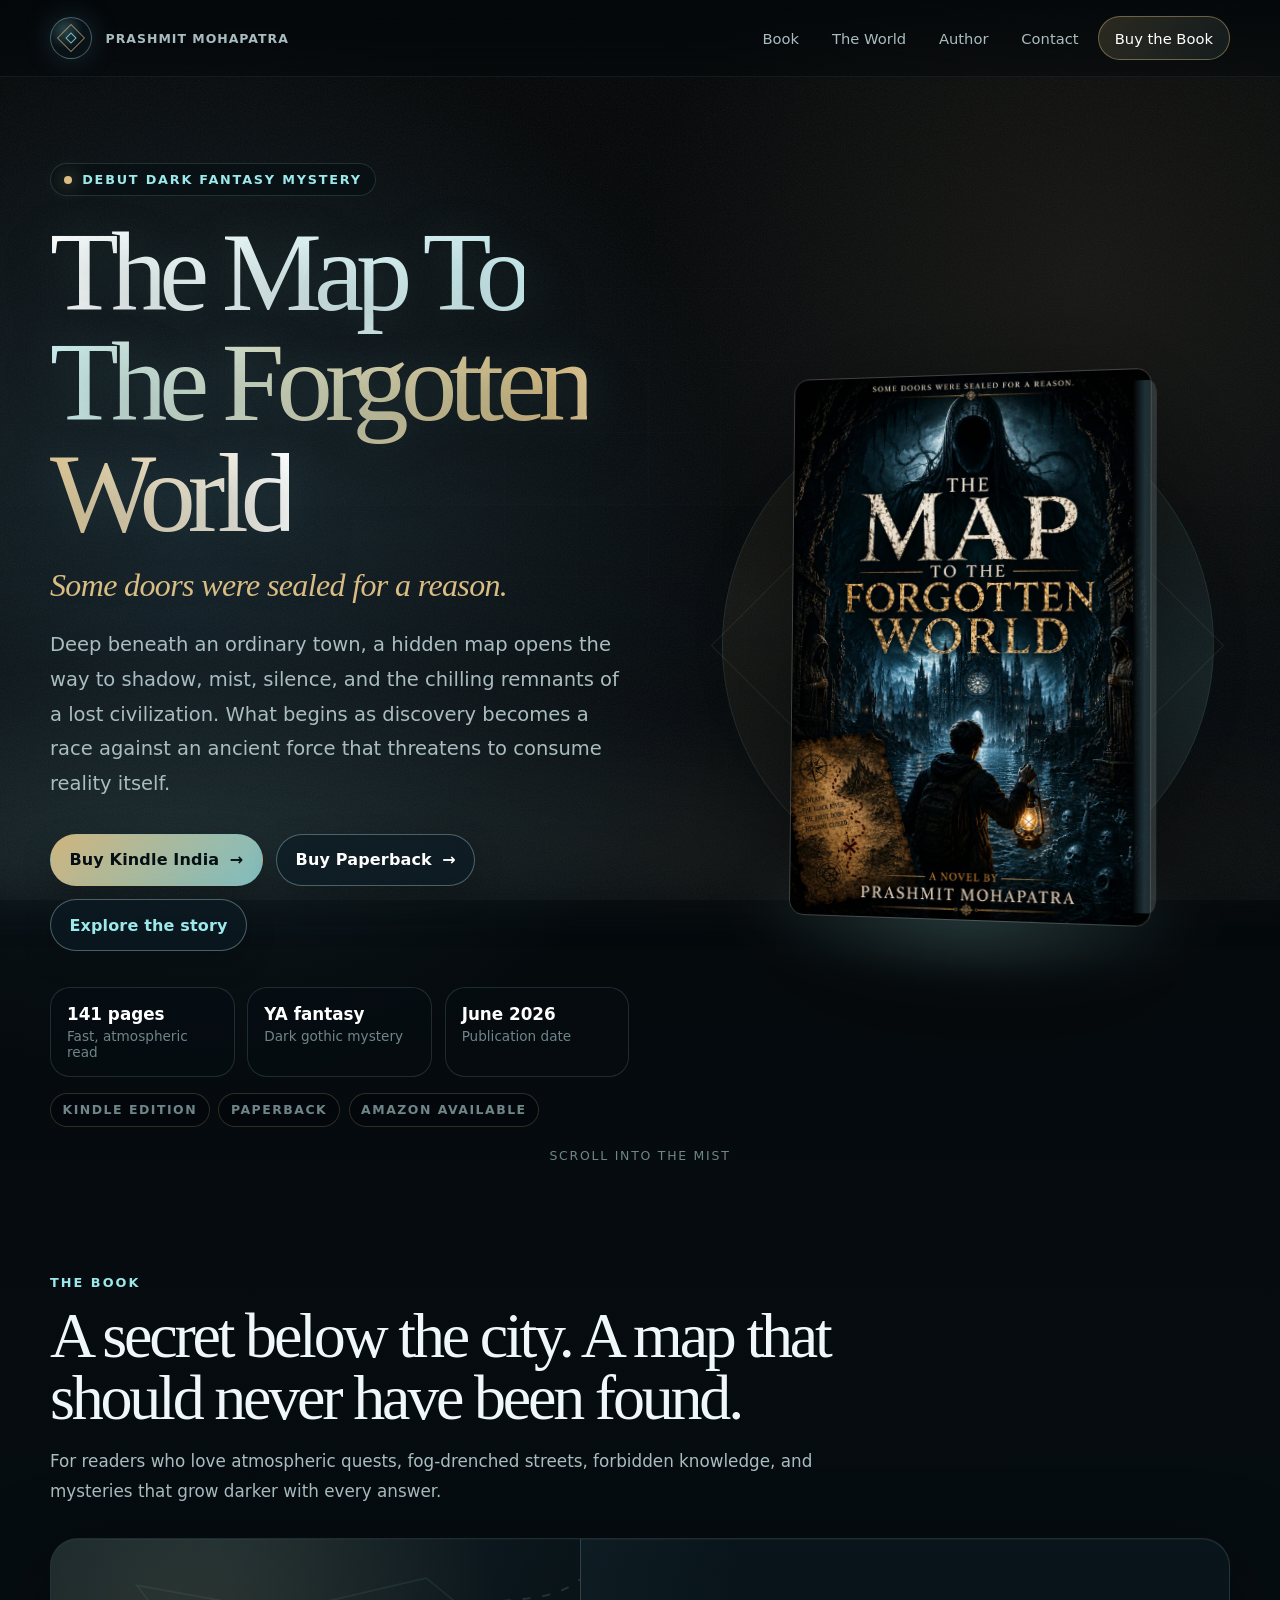
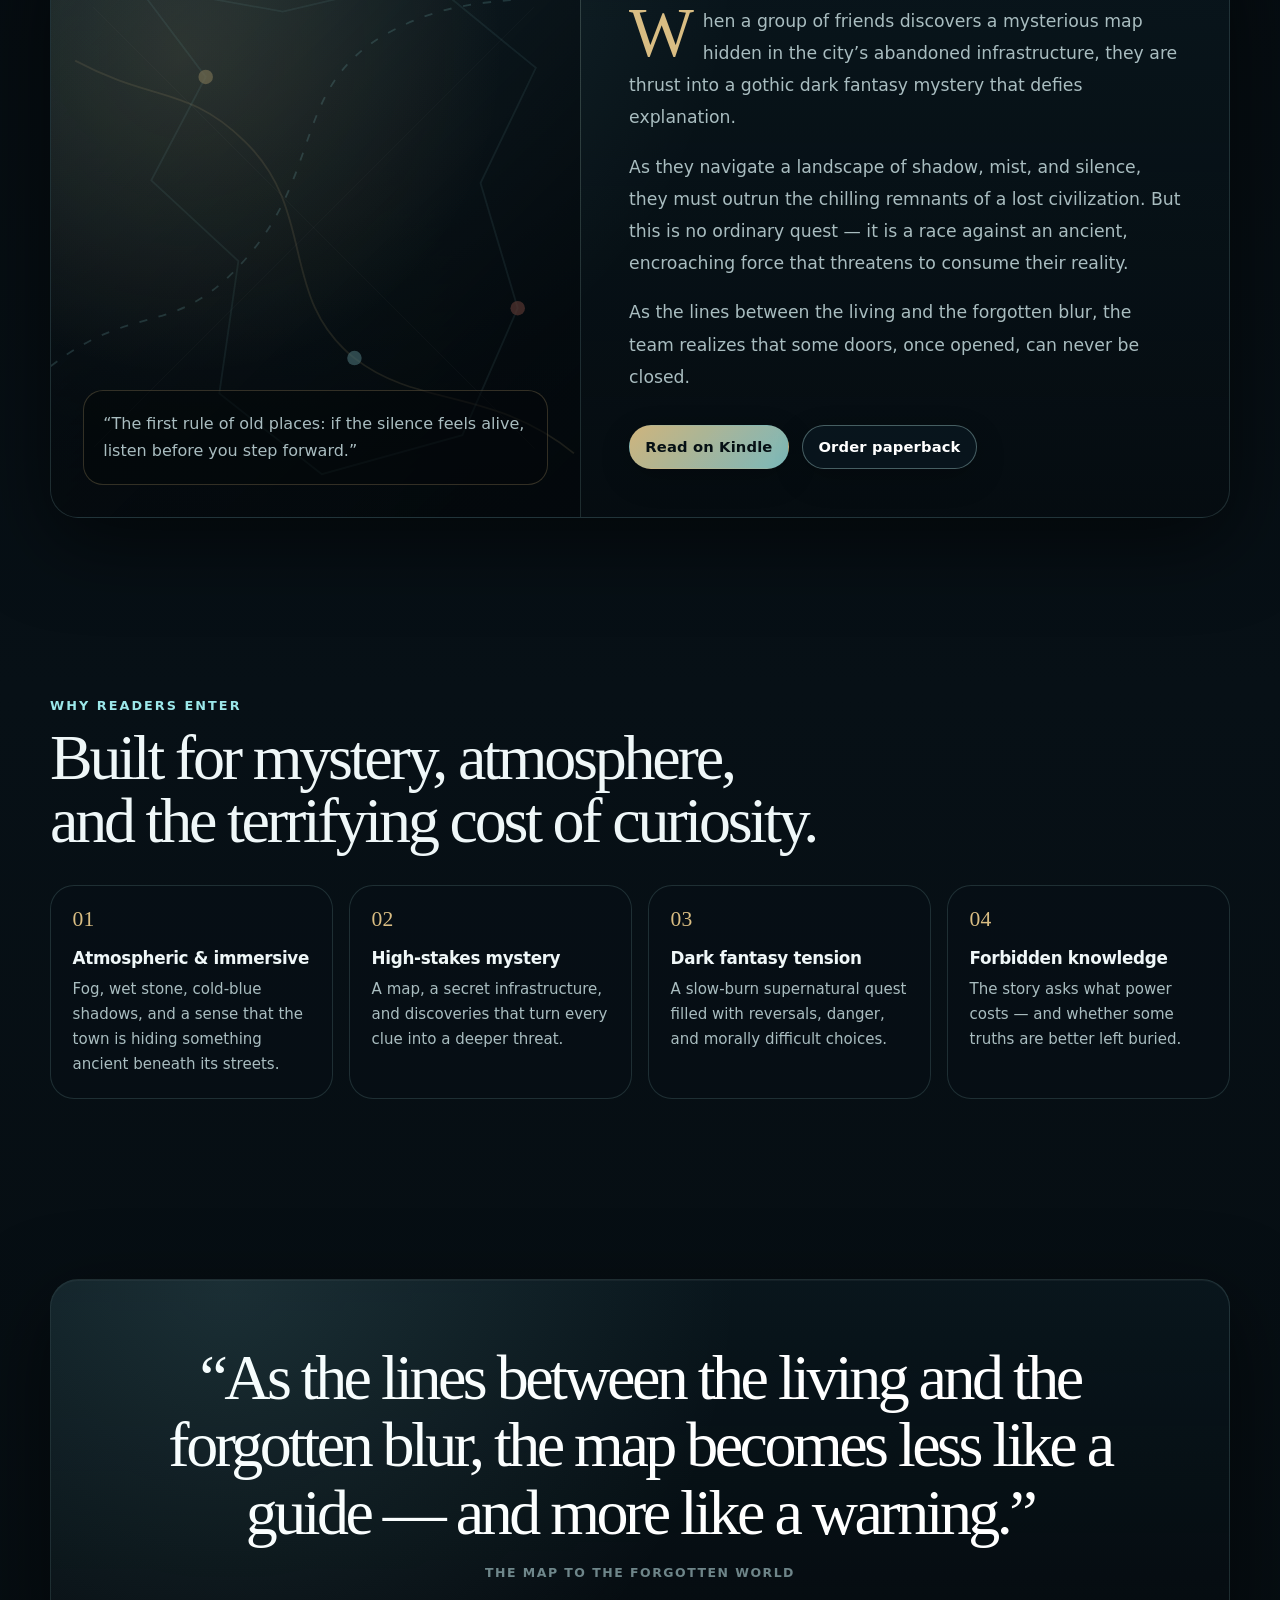
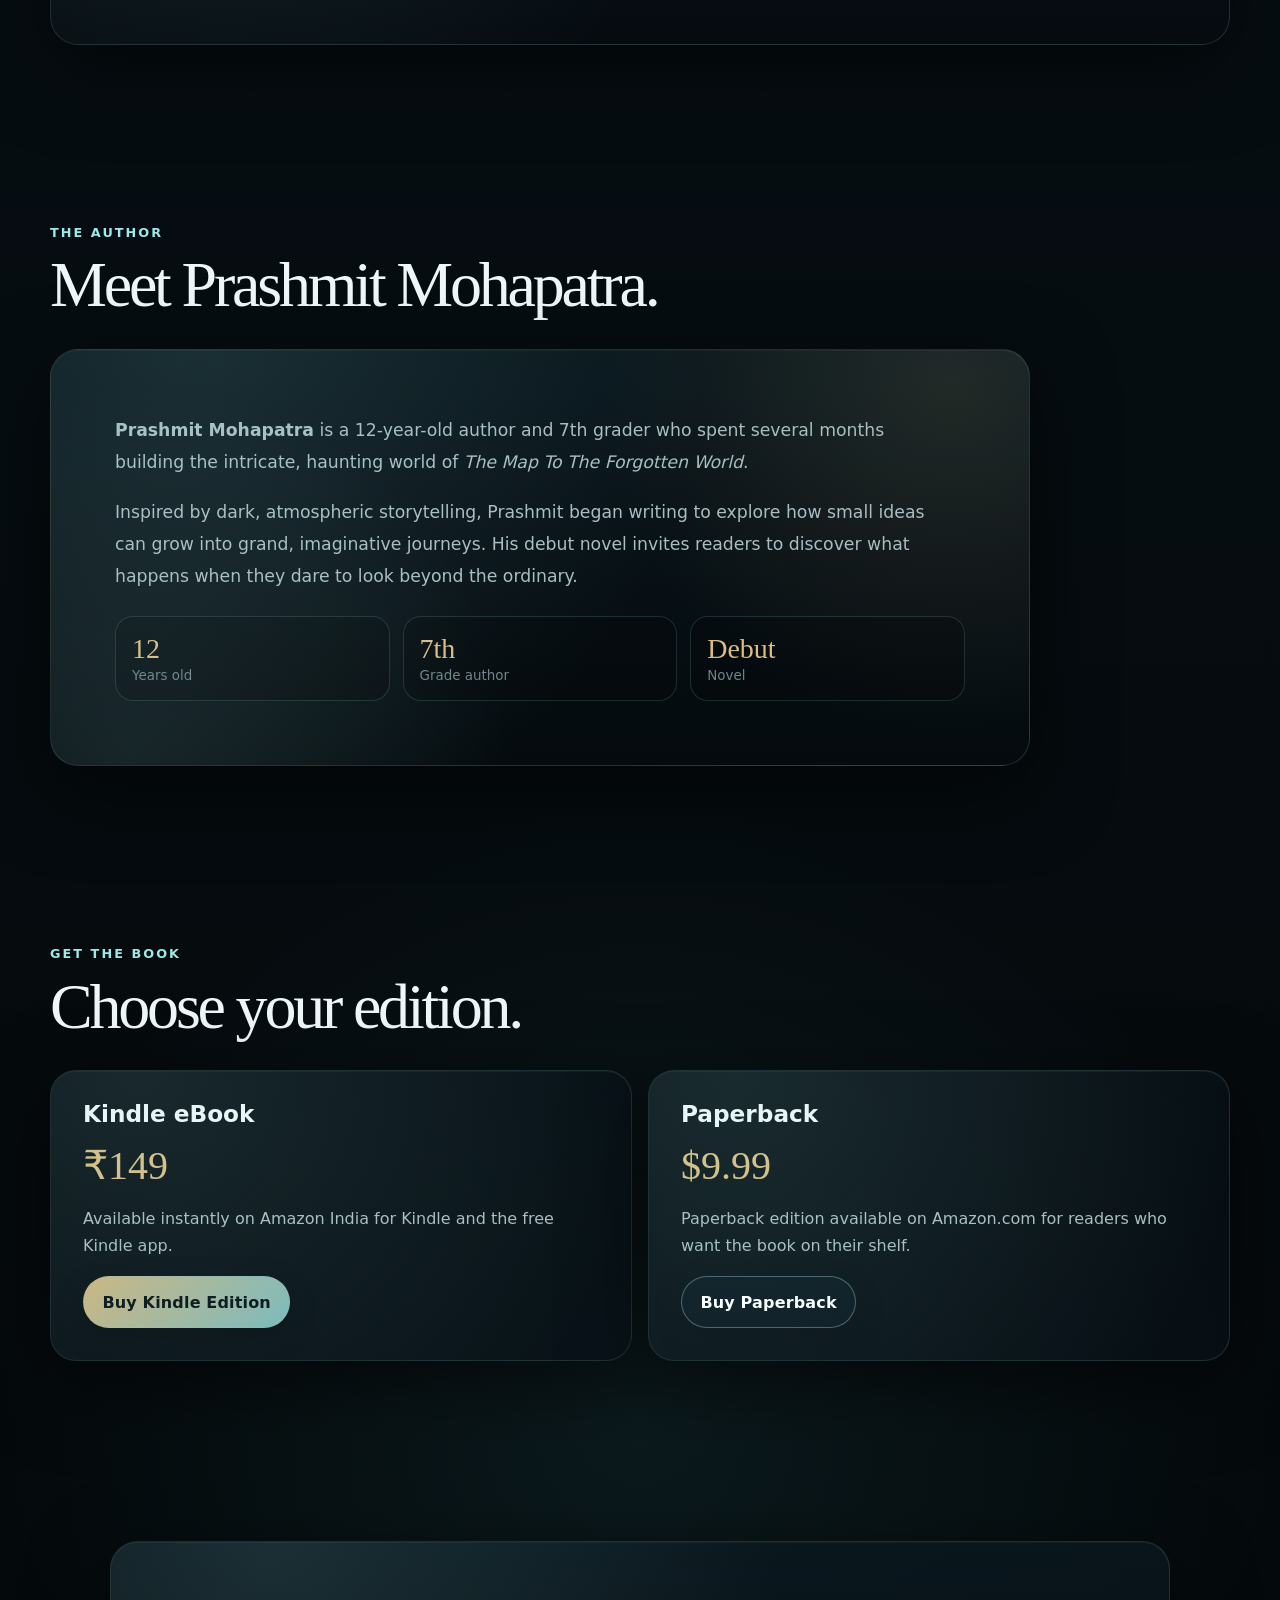
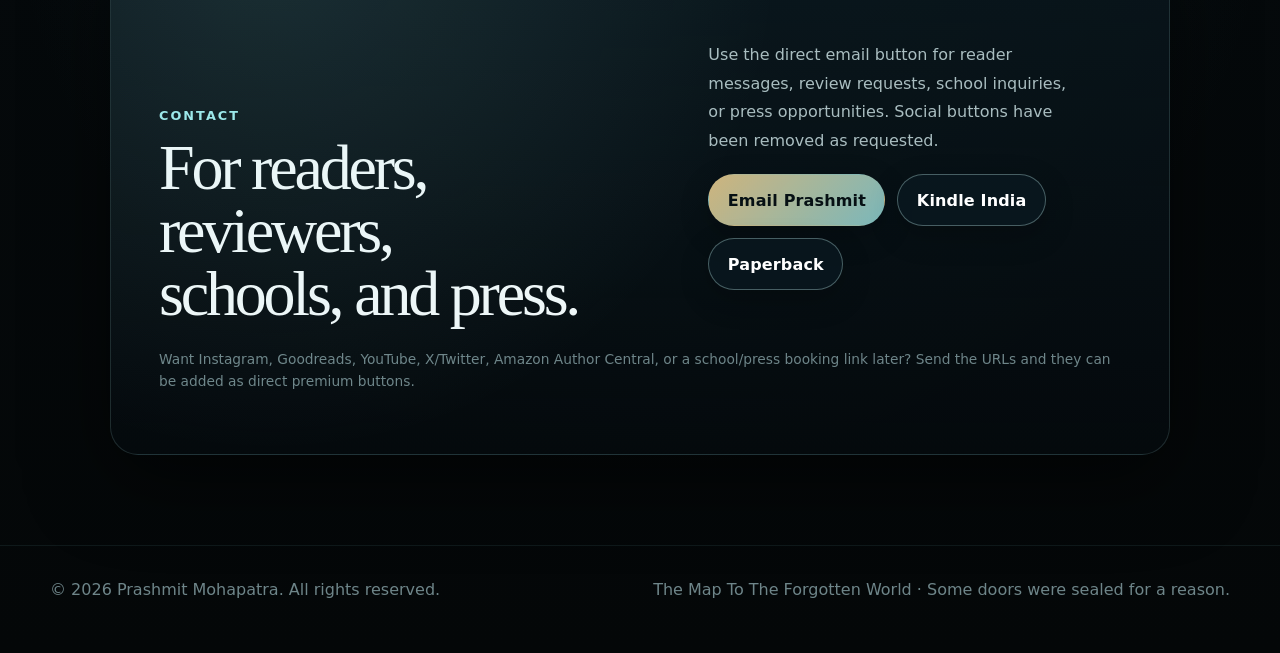
<file: index.html>
<!doctype html>
<html lang="en">
<head>
  <meta charset="utf-8" />
  <meta name="viewport" content="width=device-width, initial-scale=1" />
  <title>Prashmit Mohapatra | The Map To The Forgotten World</title>
  <meta name="description" content="Official author website for Prashmit Mohapatra, author of The Map To The Forgotten World: Some Doors Were Sealed For a Reason." />
  <meta name="theme-color" content="#071016" />
  <meta property="og:title" content="The Map To The Forgotten World by Prashmit Mohapatra" />
  <meta property="og:description" content="A gothic dark fantasy mystery of shadow, mist, silence, and a forgotten civilization beneath an ordinary town." />
  <meta property="og:type" content="website" />
  <meta property="og:image" content="a1d56683-d680-4d6a-82a9-de0e38b390bd.jpeg" />
  <style>
    :root {
      --ink: #eff7f8;
      --muted: #a9bdc0;
      --dim: #6e8589;
      --bg: #05090c;
      --panel: rgba(9, 19, 25, .72);
      --panel-strong: rgba(10, 25, 33, .9);
      --line: rgba(163, 217, 218, .16);
      --line-strong: rgba(190, 236, 233, .34);
      --cyan: #9ce8ea;
      --blue: #5fa7c8;
      --gold: #d9bd83;
      --danger: #d47765;
      --shadow: 0 24px 80px rgba(0, 0, 0, .55);
      --radius: 28px;
      --max: 1180px;
      --font-serif: Georgia, 'Times New Roman', Times, serif;
      --font-sans: Inter, ui-sans-serif, system-ui, -apple-system, BlinkMacSystemFont, 'Segoe UI', sans-serif;
    }

    * { box-sizing: border-box; }
    html { scroll-behavior: smooth; }
    body {
      margin: 0;
      font-family: var(--font-sans);
      color: var(--ink);
      background:
        radial-gradient(circle at 15% 10%, rgba(95, 167, 200, .18), transparent 34rem),
        radial-gradient(circle at 85% 5%, rgba(217, 189, 131, .08), transparent 28rem),
        radial-gradient(circle at 50% 85%, rgba(47, 110, 121, .16), transparent 40rem),
        linear-gradient(180deg, #030506 0%, #071016 42%, #040708 100%);
      min-height: 100vh;
      overflow-x: hidden;
    }

    body::before,
    body::after {
      content: "";
      position: fixed;
      inset: 0;
      pointer-events: none;
      z-index: -2;
    }

    body::before {
      opacity: .24;
      background-image:
        linear-gradient(rgba(156,232,234,.08) 1px, transparent 1px),
        linear-gradient(90deg, rgba(156,232,234,.08) 1px, transparent 1px);
      background-size: 72px 72px;
      mask-image: radial-gradient(circle at center, black, transparent 72%);
    }

    body::after {
      z-index: -1;
      background:
        url("data:image/svg+xml,%3Csvg xmlns='http://www.w3.org/2000/svg' width='900' height='900' viewBox='0 0 900 900'%3E%3Cfilter id='n'%3E%3CfeTurbulence type='fractalNoise' baseFrequency='.7' numOctaves='3' stitchTiles='stitch'/%3E%3C/filter%3E%3Crect width='900' height='900' filter='url(%23n)' opacity='.38'/%3E%3C/svg%3E"),
        radial-gradient(ellipse at 50% 20%, transparent 0 35%, rgba(0,0,0,.38) 75%);
      opacity: .18;
      mix-blend-mode: screen;
    }

    .ambient-mist {
      position: fixed;
      inset: auto -10vw 0 -10vw;
      height: 42vh;
      pointer-events: none;
      z-index: -1;
      background:
        radial-gradient(ellipse at 20% 85%, rgba(156,232,234,.16), transparent 38%),
        radial-gradient(ellipse at 70% 90%, rgba(217,189,131,.09), transparent 34%),
        linear-gradient(180deg, transparent, rgba(5,9,12,.84));
      filter: blur(22px);
      opacity: .72;
      animation: mistDrift 18s ease-in-out infinite alternate;
    }
    @keyframes mistDrift { from { transform: translateX(-2vw); } to { transform: translateX(2vw); } }

    a { color: inherit; text-decoration: none; }
    img { max-width: 100%; display: block; }
    .wrap { width: min(var(--max), calc(100% - 36px)); margin: 0 auto; }

    .skip-link {
      position: absolute;
      left: 1rem;
      top: -5rem;
      padding: .75rem 1rem;
      border-radius: 999px;
      background: var(--cyan);
      color: #001014;
      z-index: 99;
    }
    .skip-link:focus { top: 1rem; }

    .site-header {
      position: sticky;
      top: 0;
      z-index: 20;
      backdrop-filter: blur(18px);
      background: linear-gradient(180deg, rgba(3, 7, 10, .84), rgba(3, 7, 10, .42));
      border-bottom: 1px solid rgba(156, 232, 234, .09);
    }

    .nav {
      min-height: 76px;
      display: flex;
      align-items: center;
      justify-content: space-between;
      gap: 1rem;
    }

    .brand {
      display: inline-flex;
      align-items: center;
      gap: .85rem;
      letter-spacing: .08em;
      text-transform: uppercase;
      font-size: .78rem;
      color: var(--muted);
      font-weight: 700;
    }

    .brand-mark {
      width: 42px;
      height: 42px;
      border: 1px solid var(--line-strong);
      border-radius: 50%;
      position: relative;
      background: radial-gradient(circle at 35% 30%, rgba(156,232,234,.24), transparent 48%), rgba(10, 24, 31, .7);
      box-shadow: 0 0 28px rgba(95, 167, 200, .22);
    }
    .brand-mark::before,
    .brand-mark::after {
      content: "";
      position: absolute;
      inset: 10px;
      border: 1px solid rgba(217, 189, 131, .6);
      transform: rotate(45deg);
    }
    .brand-mark::after { inset: 16px; border-color: rgba(156,232,234,.75); }

    .nav-links {
      display: flex;
      align-items: center;
      gap: .35rem;
      color: var(--muted);
      font-size: .92rem;
    }
    .nav-links a {
      padding: .7rem .85rem;
      border-radius: 999px;
      transition: color .2s ease, background .2s ease;
    }
    .nav-links a:hover { color: var(--ink); background: rgba(156, 232, 234, .08); }

    .nav-cta {
      padding: .78rem 1rem !important;
      border: 1px solid rgba(217, 189, 131, .42);
      color: #fff !important;
      background: linear-gradient(135deg, rgba(217,189,131,.18), rgba(156,232,234,.08));
    }

    .mobile-toggle { display: none; }

    .hero {
      position: relative;
      padding: 86px 0 58px;
      min-height: calc(100vh - 76px);
      display: grid;
      align-items: center;
    }

    .hero-grid {
      display: grid;
      grid-template-columns: 1.05fr .95fr;
      gap: clamp(2rem, 6vw, 5rem);
      align-items: center;
    }

    .eyebrow {
      display: inline-flex;
      align-items: center;
      gap: .65rem;
      padding: .5rem .8rem;
      border: 1px solid var(--line);
      border-radius: 999px;
      background: rgba(6, 15, 20, .68);
      color: var(--cyan);
      font-size: .8rem;
      letter-spacing: .14em;
      text-transform: uppercase;
      font-weight: 800;
    }
    .eyebrow::before {
      content: "";
      width: 8px;
      height: 8px;
      border-radius: 50%;
      background: var(--gold);
      box-shadow: 0 0 20px var(--gold);
    }

    h1, h2, h3 { margin: 0; line-height: .98; }
    h1 {
      margin-top: 1.3rem;
      max-width: 780px;
      font-family: var(--font-serif);
      font-weight: 500;
      font-size: clamp(3.2rem, 8.8vw, 7.6rem);
      letter-spacing: -.07em;
      text-wrap: balance;
      text-shadow: 0 0 42px rgba(156,232,234,.14), 0 22px 60px rgba(0,0,0,.45);
    }

    .title-accent {
      background: linear-gradient(90deg, #fff 0%, #cdeff1 38%, #d9bd83 78%, #fff 100%);
      -webkit-background-clip: text;
      background-clip: text;
      color: transparent;
    }

    .subtitle {
      margin-top: 1.2rem;
      color: var(--gold);
      font-family: var(--font-serif);
      font-size: clamp(1.25rem, 2.5vw, 2rem);
      font-style: italic;
      letter-spacing: -.02em;
    }

    .lead {
      max-width: 660px;
      margin: 1.5rem 0 0;
      color: var(--muted);
      font-size: clamp(1.02rem, 1.7vw, 1.22rem);
      line-height: 1.78;
    }

    .hero-actions, .button-row {
      display: flex;
      flex-wrap: wrap;
      gap: .85rem;
      margin-top: 2rem;
    }

    .btn {
      display: inline-flex;
      align-items: center;
      justify-content: center;
      gap: .65rem;
      min-height: 52px;
      padding: .95rem 1.15rem;
      border-radius: 999px;
      border: 1px solid var(--line-strong);
      background: rgba(12, 27, 35, .66);
      color: #fff;
      font-weight: 800;
      letter-spacing: .01em;
      box-shadow: 0 10px 30px rgba(0,0,0,.22);
      transition: transform .22s ease, border-color .22s ease, background .22s ease, box-shadow .22s ease;
    }
    .btn:hover { transform: translateY(-2px); border-color: rgba(156,232,234,.66); box-shadow: 0 18px 45px rgba(0,0,0,.32); }
    .btn.primary {
      background: linear-gradient(135deg, rgba(217,189,131,.95), rgba(156,232,234,.78));
      color: #061014;
      border-color: transparent;
    }
    .btn.ghost { color: var(--cyan); }
    .btn.small { min-height: 44px; padding: .75rem .95rem; font-size: .92rem; }

    .proof-strip {
      display: grid;
      grid-template-columns: repeat(3, 1fr);
      gap: .8rem;
      margin-top: 2.2rem;
      max-width: 690px;
    }

    .proof {
      padding: 1rem;
      border: 1px solid var(--line);
      border-radius: 20px;
      background: rgba(6, 14, 19, .54);
    }
    .proof strong { display: block; color: #fff; font-size: 1.05rem; }
    .proof span { display: block; margin-top: .25rem; color: var(--dim); font-size: .85rem; }

    .premium-rail {
      display: flex;
      flex-wrap: wrap;
      gap: .55rem;
      margin-top: 1rem;
      color: var(--dim);
      font-size: .78rem;
      letter-spacing: .12em;
      text-transform: uppercase;
      font-weight: 900;
    }
    .premium-rail span {
      padding: .55rem .72rem;
      border: 1px solid rgba(217,189,131,.2);
      border-radius: 999px;
      background: rgba(2,5,7,.3);
    }

    .book-stage {
      position: relative;
      min-height: 620px;
      display: grid;
      place-items: center;
      perspective: 1400px;
    }

    .sigil {
      position: absolute;
      width: min(94%, 540px);
      aspect-ratio: 1;
      border-radius: 50%;
      border: 1px solid rgba(156,232,234,.14);
      background:
        radial-gradient(circle, transparent 0 42%, rgba(156,232,234,.08) 42.3% 42.7%, transparent 43%),
        conic-gradient(from 12deg, transparent, rgba(156,232,234,.16), transparent, rgba(217,189,131,.12), transparent);
      animation: slowspin 42s linear infinite;
      opacity: .72;
      filter: drop-shadow(0 0 40px rgba(95, 167, 200, .22));
    }
    .sigil::before, .sigil::after {
      content: "";
      position: absolute;
      inset: 13%;
      border: 1px solid rgba(217,189,131,.16);
      transform: rotate(45deg);
    }
    .sigil::after { inset: 25%; border-color: rgba(156,232,234,.19); transform: rotate(18deg); }

    @keyframes slowspin { to { transform: rotate(360deg); } }

    .cover-card {
      position: relative;
      width: min(78vw, 365px);
      transform: rotateY(-10deg) rotateX(2deg);
      transform-style: preserve-3d;
      border-radius: 16px;
      filter: drop-shadow(0 44px 70px rgba(0,0,0,.58));
      animation: float 6s ease-in-out infinite;
    }
    @keyframes float { 0%, 100% { translate: 0 0; } 50% { translate: 0 -14px; } }
    .cover-card::before {
      content: "";
      position: absolute;
      inset: 2.2% -5% 2.2% auto;
      width: 10%;
      border-radius: 0 13px 13px 0;
      background: linear-gradient(90deg, rgba(2,4,5,.9), rgba(41,66,74,.75), rgba(255,255,255,.14));
      transform: translateZ(-22px) rotateY(52deg);
      transform-origin: left;
      filter: blur(.1px);
    }
    .cover-card img {
      border-radius: 15px;
      border: 1px solid rgba(255,255,255,.2);
      box-shadow: inset 0 0 0 1px rgba(255,255,255,.2);
    }
    .cover-glow {
      position: absolute;
      inset: auto -18% -12% -18%;
      height: 140px;
      background: radial-gradient(ellipse, rgba(156,232,234,.24), transparent 68%);
      filter: blur(18px);
      z-index: -1;
    }

    .scroll-note {
      position: absolute;
      left: 50%;
      bottom: 22px;
      transform: translateX(-50%);
      color: var(--dim);
      font-size: .78rem;
      letter-spacing: .14em;
      text-transform: uppercase;
    }

    section { padding: 90px 0; position: relative; }
    .section-head { max-width: 780px; margin-bottom: 2rem; }
    .kicker {
      color: var(--cyan);
      letter-spacing: .16em;
      text-transform: uppercase;
      font-weight: 900;
      font-size: .8rem;
      margin-bottom: .9rem;
    }
    h2 {
      font-family: var(--font-serif);
      font-weight: 500;
      font-size: clamp(2.35rem, 5vw, 4.7rem);
      letter-spacing: -.05em;
      text-wrap: balance;
    }
    .section-copy {
      margin-top: 1rem;
      color: var(--muted);
      line-height: 1.8;
      font-size: 1.05rem;
    }

    .panel {
      border: 1px solid var(--line);
      background: linear-gradient(180deg, rgba(10,24,31,.78), rgba(5,11,15,.62));
      border-radius: var(--radius);
      box-shadow: var(--shadow), inset 0 1px 0 rgba(255,255,255,.045);
      overflow: hidden;
      position: relative;
    }
    .panel::before {
      content: "";
      position: absolute;
      inset: 0;
      background: radial-gradient(circle at 15% 0%, rgba(156,232,234,.12), transparent 32rem);
      pointer-events: none;
    }

    .synopsis-grid {
      display: grid;
      grid-template-columns: .9fr 1.1fr;
      gap: 0;
    }

    .map-panel {
      min-height: 520px;
      padding: 2rem;
      display: grid;
      align-content: end;
      background:
        radial-gradient(circle at 25% 20%, rgba(217,189,131,.14), transparent 20rem),
        linear-gradient(135deg, rgba(8,17,22,.2), rgba(3,7,10,.72));
      border-right: 1px solid var(--line);
      position: relative;
      overflow: hidden;
    }
    .map-panel svg {
      position: absolute;
      inset: -10%;
      width: 120%;
      height: 120%;
      opacity: .42;
    }
    .map-caption {
      position: relative;
      padding: 1.2rem;
      border: 1px solid rgba(217,189,131,.22);
      border-radius: 20px;
      background: rgba(4,8,10,.54);
      color: var(--muted);
      line-height: 1.7;
    }

    .synopsis-copy { padding: clamp(1.4rem, 4vw, 3rem); position: relative; }
    .synopsis-copy p { color: var(--muted); line-height: 1.86; font-size: 1.08rem; }
    .synopsis-copy p:first-of-type::first-letter {
      float: left;
      font-family: var(--font-serif);
      font-size: 4.3rem;
      line-height: .84;
      color: var(--gold);
      padding-right: .55rem;
    }

    .feature-grid {
      display: grid;
      grid-template-columns: repeat(4, 1fr);
      gap: 1rem;
      margin-top: 1.2rem;
    }
    .feature {
      min-height: 190px;
      padding: 1.35rem;
      border: 1px solid var(--line);
      border-radius: 24px;
      background: rgba(7, 16, 22, .62);
      transition: transform .2s ease, border-color .2s ease, background .2s ease;
    }
    .feature:hover { transform: translateY(-5px); border-color: rgba(156,232,234,.34); background: rgba(11, 27, 35, .72); }
    .feature .num { color: var(--gold); font-family: var(--font-serif); font-size: 1.35rem; }
    .feature h3 { margin-top: 1.1rem; font-size: 1.05rem; letter-spacing: -.02em; }
    .feature p { margin: .7rem 0 0; color: var(--muted); line-height: 1.65; font-size: .94rem; }

    .quote-band {
      padding: clamp(2rem, 5vw, 4.5rem);
      text-align: center;
    }
    .quote-band blockquote {
      margin: 0 auto;
      max-width: 950px;
      font-family: var(--font-serif);
      font-size: clamp(2rem, 5vw, 4.6rem);
      line-height: 1.05;
      letter-spacing: -.055em;
      color: #fff;
    }
    .quote-band cite {
      display: block;
      margin-top: 1.2rem;
      color: var(--dim);
      font-style: normal;
      letter-spacing: .12em;
      text-transform: uppercase;
      font-weight: 800;
      font-size: .78rem;
    }

    .author-bio-panel {
      max-width: 980px;
      padding: clamp(1.8rem, 5vw, 4rem);
      background:
        radial-gradient(circle at 92% 8%, rgba(217,189,131,.12), transparent 22rem),
        radial-gradient(circle at 8% 100%, rgba(156,232,234,.10), transparent 24rem),
        linear-gradient(180deg, rgba(10,24,31,.82), rgba(5,11,15,.68));
    }
    .author-bio-panel p {
      max-width: 830px;
      color: var(--muted);
      line-height: 1.86;
      font-size: 1.08rem;
    }
    .author-bio-panel p:first-of-type { margin-top: 0; }
    .author-bio-panel p:last-of-type { margin-bottom: 0; }
    .mini-stats { display: grid; grid-template-columns: repeat(3, 1fr); gap: .8rem; margin-top: 1.5rem; }
    .mini-stat { padding: 1rem; border-radius: 18px; border: 1px solid var(--line); background: rgba(0,0,0,.18); }
    .mini-stat strong { display: block; font-family: var(--font-serif); font-size: 1.75rem; color: var(--gold); font-weight: 500; }
    .mini-stat span { color: var(--dim); font-size: .84rem; }

    .buy-grid {
      display: grid;
      grid-template-columns: 1fr 1fr;
      gap: 1rem;
    }
    .buy-card {
      padding: clamp(1.3rem, 3vw, 2rem);
      border-radius: 26px;
      border: 1px solid var(--line);
      background: rgba(8, 18, 24, .64);
    }
    .buy-card h3 { font-size: 1.45rem; }
    .price { color: var(--gold); font-family: var(--font-serif); font-size: 2.5rem; margin: 1rem 0 .3rem; }
    .buy-card p { color: var(--muted); line-height: 1.72; }

    .contact-shell {
      max-width: 1060px;
      margin: 0 auto;
      padding: clamp(1.5rem, 4vw, 3rem);
    }
    .contact-top {
      display: grid;
      grid-template-columns: 1.05fr .95fr;
      gap: 1.2rem;
      align-items: end;
      margin-bottom: 1.4rem;
    }
    .contact-card { padding: clamp(1.4rem, 3vw, 2.2rem); }
    .contact-card p { color: var(--muted); line-height: 1.78; }
    .link-grid {
      display: grid;
      grid-template-columns: repeat(3, 1fr);
      gap: .85rem;
      margin-top: 1rem;
    }
    .social-tile {
      min-height: 128px;
      padding: 1.05rem;
      border: 1px solid var(--line);
      border-radius: 22px;
      background:
        radial-gradient(circle at 15% 0%, rgba(156,232,234,.12), transparent 9rem),
        rgba(0,0,0,.18);
      display: flex;
      flex-direction: column;
      justify-content: space-between;
      transition: transform .22s ease, border-color .22s ease, background .22s ease;
    }
    .social-tile:hover { transform: translateY(-4px); border-color: rgba(217,189,131,.42); background-color: rgba(12,27,35,.62); }
    .social-tile .icon {
      width: 38px;
      height: 38px;
      display: grid;
      place-items: center;
      border-radius: 50%;
      border: 1px solid rgba(217,189,131,.24);
      color: var(--gold);
      font-weight: 900;
      font-family: var(--font-serif);
      background: rgba(217,189,131,.06);
    }
    .social-tile strong { display: block; margin-top: .8rem; color: #fff; }
    .social-tile span { display: block; margin-top: .25rem; color: var(--dim); font-size: .84rem; line-height: 1.45; }
    .direct-contact {
      display: flex;
      gap: .75rem;
      flex-wrap: wrap;
      margin-top: 1.2rem;
    }
    .placeholder-link { cursor: not-allowed; opacity: .72; }
    .fine-print { color: var(--dim); font-size: .86rem; line-height: 1.6; }

    footer {
      padding: 34px 0 54px;
      color: var(--dim);
      border-top: 1px solid rgba(156,232,234,.08);
    }
    .footer-inner { display: flex; justify-content: space-between; gap: 1rem; flex-wrap: wrap; }

    .easter-toast {
      position: fixed;
      left: 50%;
      bottom: 24px;
      z-index: 60;
      width: min(420px, calc(100% - 32px));
      padding: 1rem 1.1rem;
      border: 1px solid rgba(217,189,131,.42);
      border-radius: 20px;
      background:
        radial-gradient(circle at 10% 0%, rgba(217,189,131,.16), transparent 12rem),
        rgba(4, 10, 14, .92);
      color: var(--ink);
      box-shadow: 0 22px 70px rgba(0,0,0,.55), 0 0 45px rgba(156,232,234,.12);
      backdrop-filter: blur(18px);
      transform: translate(-50%, 24px);
      opacity: 0;
      pointer-events: none;
      transition: opacity .35s ease, transform .35s ease;
    }
    .easter-toast.show { opacity: 1; transform: translate(-50%, 0); }
    .easter-toast strong { display: block; color: var(--gold); margin-bottom: .2rem; }
    .forgotten-mode .sigil { filter: drop-shadow(0 0 60px rgba(217,189,131,.35)); border-color: rgba(217,189,131,.32); }
    .forgotten-mode .map-panel svg { opacity: .72; }
    .forgotten-mode .brand-mark { box-shadow: 0 0 38px rgba(217,189,131,.32), 0 0 70px rgba(156,232,234,.18); }

    .reveal { opacity: 0; transform: translateY(18px); transition: opacity .7s ease, transform .7s ease; }
    .reveal.in { opacity: 1; transform: translateY(0); }

    @media (max-width: 980px) {
      .hero { padding-top: 54px; }
      .hero-grid, .synopsis-grid, .contact-top { grid-template-columns: 1fr; }
      .book-stage { min-height: 520px; order: -1; }
      .map-panel { border-right: 0; border-bottom: 1px solid var(--line); min-height: 360px; }
      .feature-grid { grid-template-columns: repeat(2, 1fr); }
      .buy-grid { grid-template-columns: 1fr; }
    }

    @media (max-width: 760px) {
      .wrap { width: min(100% - 28px, var(--max)); }
      .mobile-toggle {
        display: inline-grid;
        place-items: center;
        width: 44px;
        height: 44px;
        border: 1px solid var(--line);
        border-radius: 50%;
        background: rgba(0,0,0,.2);
        color: #fff;
      }
      .nav-links {
        position: fixed;
        left: 14px;
        right: 14px;
        top: 82px;
        display: none;
        flex-direction: column;
        align-items: stretch;
        padding: .8rem;
        border: 1px solid var(--line);
        border-radius: 24px;
        background: rgba(4,10,14,.96);
        box-shadow: var(--shadow);
      }
      .nav-links.open { display: flex; }
      .nav-links a { text-align: center; }
      .proof-strip, .mini-stats { grid-template-columns: 1fr; }
      .feature-grid { grid-template-columns: 1fr; }
      section { padding: 66px 0; }
      .link-grid { grid-template-columns: 1fr; }
      .direct-contact { flex-direction: column; }
      .btn { width: 100%; }
      .hero-actions .btn { width: auto; flex: 1 1 210px; }
    }

    @media (prefers-reduced-motion: reduce) {
      *, *::before, *::after { animation: none !important; transition: none !important; scroll-behavior: auto !important; }
      .reveal { opacity: 1; transform: none; }
    }
  </style>
</head>
<body>
  <div class="ambient-mist" aria-hidden="true"></div>
  <div class="easter-toast" id="easterToast" role="status" aria-live="polite"></div>
  <a class="skip-link" href="#main">Skip to content</a>

  <header class="site-header">
    <div class="wrap nav" aria-label="Primary navigation">
      <a class="brand" href="#top" aria-label="Prashmit Mohapatra home">
        <span class="brand-mark" aria-hidden="true"></span>
        <span>Prashmit Mohapatra</span>
      </a>
      <button class="mobile-toggle" type="button" aria-label="Open menu" aria-expanded="false">☰</button>
      <nav class="nav-links">
        <a href="#book">Book</a>
        <a href="#world">The World</a>
        <a href="#author">Author</a>
        <a href="#contact">Contact</a>
        <a class="nav-cta" href="#buy">Buy the Book</a>
      </nav>
    </div>
  </header>

  <main id="main">
    <section class="hero" id="top">
      <div class="wrap hero-grid">
        <div class="hero-copy reveal">
          <span class="eyebrow">Debut dark fantasy mystery</span>
          <h1><span class="title-accent">The Map To The Forgotten World</span></h1>
          <div class="subtitle">Some doors were sealed for a reason.</div>
          <p class="lead">Deep beneath an ordinary town, a hidden map opens the way to shadow, mist, silence, and the chilling remnants of a lost civilization. What begins as discovery becomes a race against an ancient force that threatens to consume reality itself.</p>
          <div class="hero-actions" aria-label="Buy links">
            <a class="btn primary" href="https://www.amazon.in/dp/B0H2Y3VVTT" target="_blank" rel="noopener">Buy Kindle India <span aria-hidden="true">→</span></a>
            <a class="btn" href="https://www.amazon.com/dp/B0H3W32PT1" target="_blank" rel="noopener">Buy Paperback <span aria-hidden="true">→</span></a>
            <a class="btn ghost" href="#book">Explore the story</a>
          </div>
          <div class="proof-strip" aria-label="Book details">
            <div class="proof"><strong>141 pages</strong><span>Fast, atmospheric read</span></div>
            <div class="proof"><strong>YA fantasy</strong><span>Dark gothic mystery</span></div>
            <div class="proof"><strong>June 2026</strong><span>Publication date</span></div>
          </div>
          <div class="premium-rail" aria-label="Availability">
            <span>Kindle Edition</span><span>Paperback</span><span>Amazon available</span>
          </div>
        </div>

        <div class="book-stage reveal" aria-label="Book cover presentation">
          <div class="sigil" aria-hidden="true"></div>
          <div class="cover-card">
            <img src="a1d56683-d680-4d6a-82a9-de0e38b390bd.jpeg" onerror="this.onerror=null; this.src='assets/book-cover.jpg';" alt="Book cover of The Map To The Forgotten World by Prashmit Mohapatra" />
            <div class="cover-glow" aria-hidden="true"></div>
          </div>
        </div>
      </div>
      <div class="scroll-note" aria-hidden="true">Scroll into the mist</div>
    </section>

    <section id="book">
      <div class="wrap">
        <div class="section-head reveal">
          <div class="kicker">The book</div>
          <h2>A secret below the city. A map that should never have been found.</h2>
          <p class="section-copy">For readers who love atmospheric quests, fog-drenched streets, forbidden knowledge, and mysteries that grow darker with every answer.</p>
        </div>

        <div class="panel synopsis-grid reveal">
          <div class="map-panel" aria-hidden="true">
            <svg viewBox="0 0 700 700" fill="none" xmlns="http://www.w3.org/2000/svg">
              <path d="M58 502C155 427 196 475 277 379C358 283 326 191 431 134C536 77 606 119 651 66" stroke="rgba(156,232,234,.38)" stroke-width="2" stroke-dasharray="9 13"/>
              <path d="M85 165C171 211 210 193 272 254C352 331 309 427 393 493C463 548 547 526 635 598" stroke="rgba(217,189,131,.28)" stroke-width="2"/>
              <path d="M153 82L229 183L169 297L265 386L244 532L357 621L512 578L573 438L532 300L593 173L472 74L314 111L153 82Z" stroke="rgba(156,232,234,.18)" stroke-width="2"/>
              <circle cx="229" cy="183" r="8" fill="rgba(217,189,131,.7)"/>
              <circle cx="393" cy="493" r="8" fill="rgba(156,232,234,.65)"/>
              <circle cx="573" cy="438" r="8" fill="rgba(212,119,101,.65)"/>
              <path d="M106 591L591 106" stroke="rgba(255,255,255,.08)"/>
              <path d="M105 106L592 593" stroke="rgba(255,255,255,.08)"/>
            </svg>
            <div class="map-caption">“The first rule of old places: if the silence feels alive, listen before you step forward.”</div>
          </div>
          <div class="synopsis-copy">
            <p>When a group of friends discovers a mysterious map hidden in the city’s abandoned infrastructure, they are thrust into a gothic dark fantasy mystery that defies explanation.</p>
            <p>As they navigate a landscape of shadow, mist, and silence, they must outrun the chilling remnants of a lost civilization. But this is no ordinary quest — it is a race against an ancient, encroaching force that threatens to consume their reality.</p>
            <p>As the lines between the living and the forgotten blur, the team realizes that some doors, once opened, can never be closed.</p>
            <div class="button-row">
              <a class="btn primary small" href="https://www.amazon.in/dp/B0H2Y3VVTT" target="_blank" rel="noopener">Read on Kindle</a>
              <a class="btn small" href="https://www.amazon.com/dp/B0H3W32PT1" target="_blank" rel="noopener">Order paperback</a>
            </div>
          </div>
        </div>
      </div>
    </section>

    <section id="world">
      <div class="wrap">
        <div class="section-head reveal">
          <div class="kicker">Why readers enter</div>
          <h2>Built for mystery, atmosphere, and the terrifying cost of curiosity.</h2>
        </div>
        <div class="feature-grid">
          <article class="feature reveal">
            <div class="num">01</div>
            <h3>Atmospheric & immersive</h3>
            <p>Fog, wet stone, cold-blue shadows, and a sense that the town is hiding something ancient beneath its streets.</p>
          </article>
          <article class="feature reveal">
            <div class="num">02</div>
            <h3>High-stakes mystery</h3>
            <p>A map, a secret infrastructure, and discoveries that turn every clue into a deeper threat.</p>
          </article>
          <article class="feature reveal">
            <div class="num">03</div>
            <h3>Dark fantasy tension</h3>
            <p>A slow-burn supernatural quest filled with reversals, danger, and morally difficult choices.</p>
          </article>
          <article class="feature reveal">
            <div class="num">04</div>
            <h3>Forbidden knowledge</h3>
            <p>The story asks what power costs — and whether some truths are better left buried.</p>
          </article>
        </div>
      </div>
    </section>

    <section aria-label="Statement" class="wrap">
      <div class="panel quote-band reveal">
        <blockquote>“As the lines between the living and the forgotten blur, the map becomes less like a guide — and more like a warning.”</blockquote>
        <cite>The Map To The Forgotten World</cite>
      </div>
    </section>

    <section id="author">
      <div class="wrap">
        <div class="section-head reveal">
          <div class="kicker">The author</div>
          <h2>Meet Prashmit Mohapatra.</h2>
        </div>
        <div class="panel author-bio-panel reveal">
          <p><strong>Prashmit Mohapatra</strong> is a 12-year-old author and 7th grader who spent several months building the intricate, haunting world of <em>The Map To The Forgotten World</em>.</p>
          <p>Inspired by dark, atmospheric storytelling, Prashmit began writing to explore how small ideas can grow into grand, imaginative journeys. His debut novel invites readers to discover what happens when they dare to look beyond the ordinary.</p>
          <div class="mini-stats" aria-label="Author highlights">
            <div class="mini-stat"><strong>12</strong><span>Years old</span></div>
            <div class="mini-stat"><strong>7th</strong><span>Grade author</span></div>
            <div class="mini-stat"><strong>Debut</strong><span>Novel</span></div>
          </div>
        </div>
      </div>
    </section>

    <section id="buy">
      <div class="wrap">
        <div class="section-head reveal">
          <div class="kicker">Get the book</div>
          <h2>Choose your edition.</h2>
        </div>
        <div class="buy-grid">
          <article class="buy-card panel reveal">
            <h3>Kindle eBook</h3>
            <div class="price">₹149</div>
            <p>Available instantly on Amazon India for Kindle and the free Kindle app.</p>
            <a class="btn primary" href="https://www.amazon.in/dp/B0H2Y3VVTT" target="_blank" rel="noopener">Buy Kindle Edition</a>
          </article>
          <article class="buy-card panel reveal">
            <h3>Paperback</h3>
            <div class="price">$9.99</div>
            <p>Paperback edition available on Amazon.com for readers who want the book on their shelf.</p>
            <a class="btn" href="https://www.amazon.com/dp/B0H3W32PT1" target="_blank" rel="noopener">Buy Paperback</a>
          </article>
        </div>
      </div>
    </section>

    <section id="contact">
      <div class="wrap">
        <div class="panel contact-shell reveal">
          <div class="contact-top">
            <div>
              <div class="kicker">Contact</div>
              <h2>For readers, reviewers, schools, and press.</h2>
            </div>
            <div class="contact-card">
              <p>Use the direct email button for reader messages, review requests, school inquiries, or press opportunities. Social buttons have been removed as requested.</p>
              <div class="direct-contact">
                <a class="btn primary" href="mailto:prashmit81@gmail.com">Email Prashmit</a>
                <a class="btn" href="https://www.amazon.in/dp/B0H2Y3VVTT" target="_blank" rel="noopener">Kindle India</a>
                <a class="btn" href="https://www.amazon.com/dp/B0H3W32PT1" target="_blank" rel="noopener">Paperback</a>
              </div>
            </div>
          </div>
          <p class="fine-print">Want Instagram, Goodreads, YouTube, X/Twitter, Amazon Author Central, or a school/press booking link later? Send the URLs and they can be added as direct premium buttons.</p>
        </div>
      </div>
    </section>
  </main>

  <footer>
    <div class="wrap footer-inner">
      <div>© <span id="year"></span> Prashmit Mohapatra. All rights reserved.</div>
      <div>The Map To The Forgotten World · Some doors were sealed for a reason.</div>
    </div>
  </footer>

  <script>
    const toggle = document.querySelector('.mobile-toggle');
    const nav = document.querySelector('.nav-links');
    toggle?.addEventListener('click', () => {
      const open = nav.classList.toggle('open');
      toggle.setAttribute('aria-expanded', String(open));
      toggle.textContent = open ? '×' : '☰';
    });
    nav?.querySelectorAll('a').forEach(link => link.addEventListener('click', () => {
      nav.classList.remove('open');
      toggle?.setAttribute('aria-expanded', 'false');
      if (toggle) toggle.textContent = '☰';
    }));

    document.querySelector('#year').textContent = new Date().getFullYear();

    const observer = new IntersectionObserver((entries) => {
      entries.forEach(entry => {
        if (entry.isIntersecting) {
          entry.target.classList.add('in');
          observer.unobserve(entry.target);
        }
      });
    }, { threshold: 0.12 });
    document.querySelectorAll('.reveal').forEach(el => observer.observe(el));

    const hero = document.querySelector('.book-stage');
    const cover = document.querySelector('.cover-card');
    hero?.addEventListener('pointermove', (event) => {
      if (window.matchMedia('(prefers-reduced-motion: reduce)').matches) return;
      const rect = hero.getBoundingClientRect();
      const x = (event.clientX - rect.left) / rect.width - .5;
      const y = (event.clientY - rect.top) / rect.height - .5;
      cover.style.transform = `rotateY(${x * 14 - 10}deg) rotateX(${-y * 8 + 2}deg)`;
    });
    hero?.addEventListener('pointerleave', () => {
      cover.style.transform = 'rotateY(-10deg) rotateX(2deg)';
    });


    // Easter egg 1: tap/click the compass mark five times.
    const toast = document.querySelector('#easterToast');
    const showSecret = (title, message) => {
      if (!toast) return;
      toast.innerHTML = `<strong>${title}</strong><span>${message}</span>`;
      toast.classList.add('show');
      window.clearTimeout(window.__secretToastTimer);
      window.__secretToastTimer = window.setTimeout(() => toast.classList.remove('show'), 5200);
    };

    let compassClicks = 0;
    document.querySelector('.brand-mark')?.addEventListener('click', (event) => {
      event.preventDefault();
      compassClicks += 1;
      if (compassClicks === 5) {
        document.body.classList.add('forgotten-mode');
        const subtitle = document.querySelector('.subtitle');
        if (subtitle) subtitle.textContent = 'The first door has opened.';
        showSecret('Easter egg unlocked', 'The compass remembers the way. Look closely: the map is glowing differently now.');
      }
    });

    // Easter egg 2: type “forgotten” anywhere on the page.
    let typedCode = '';
    window.addEventListener('keydown', (event) => {
      if (event.metaKey || event.ctrlKey || event.altKey) return;
      if (event.key.length !== 1) return;
      typedCode = (typedCode + event.key.toLowerCase()).slice(-9);
      if (typedCode === 'forgotten') {
        document.body.classList.add('forgotten-mode');
        showSecret('The forgotten world answers', 'Some doors were sealed for a reason — but one has just opened for you.');
        typedCode = '';
      }
    });

  </script>
</body>
</html>
</file>
